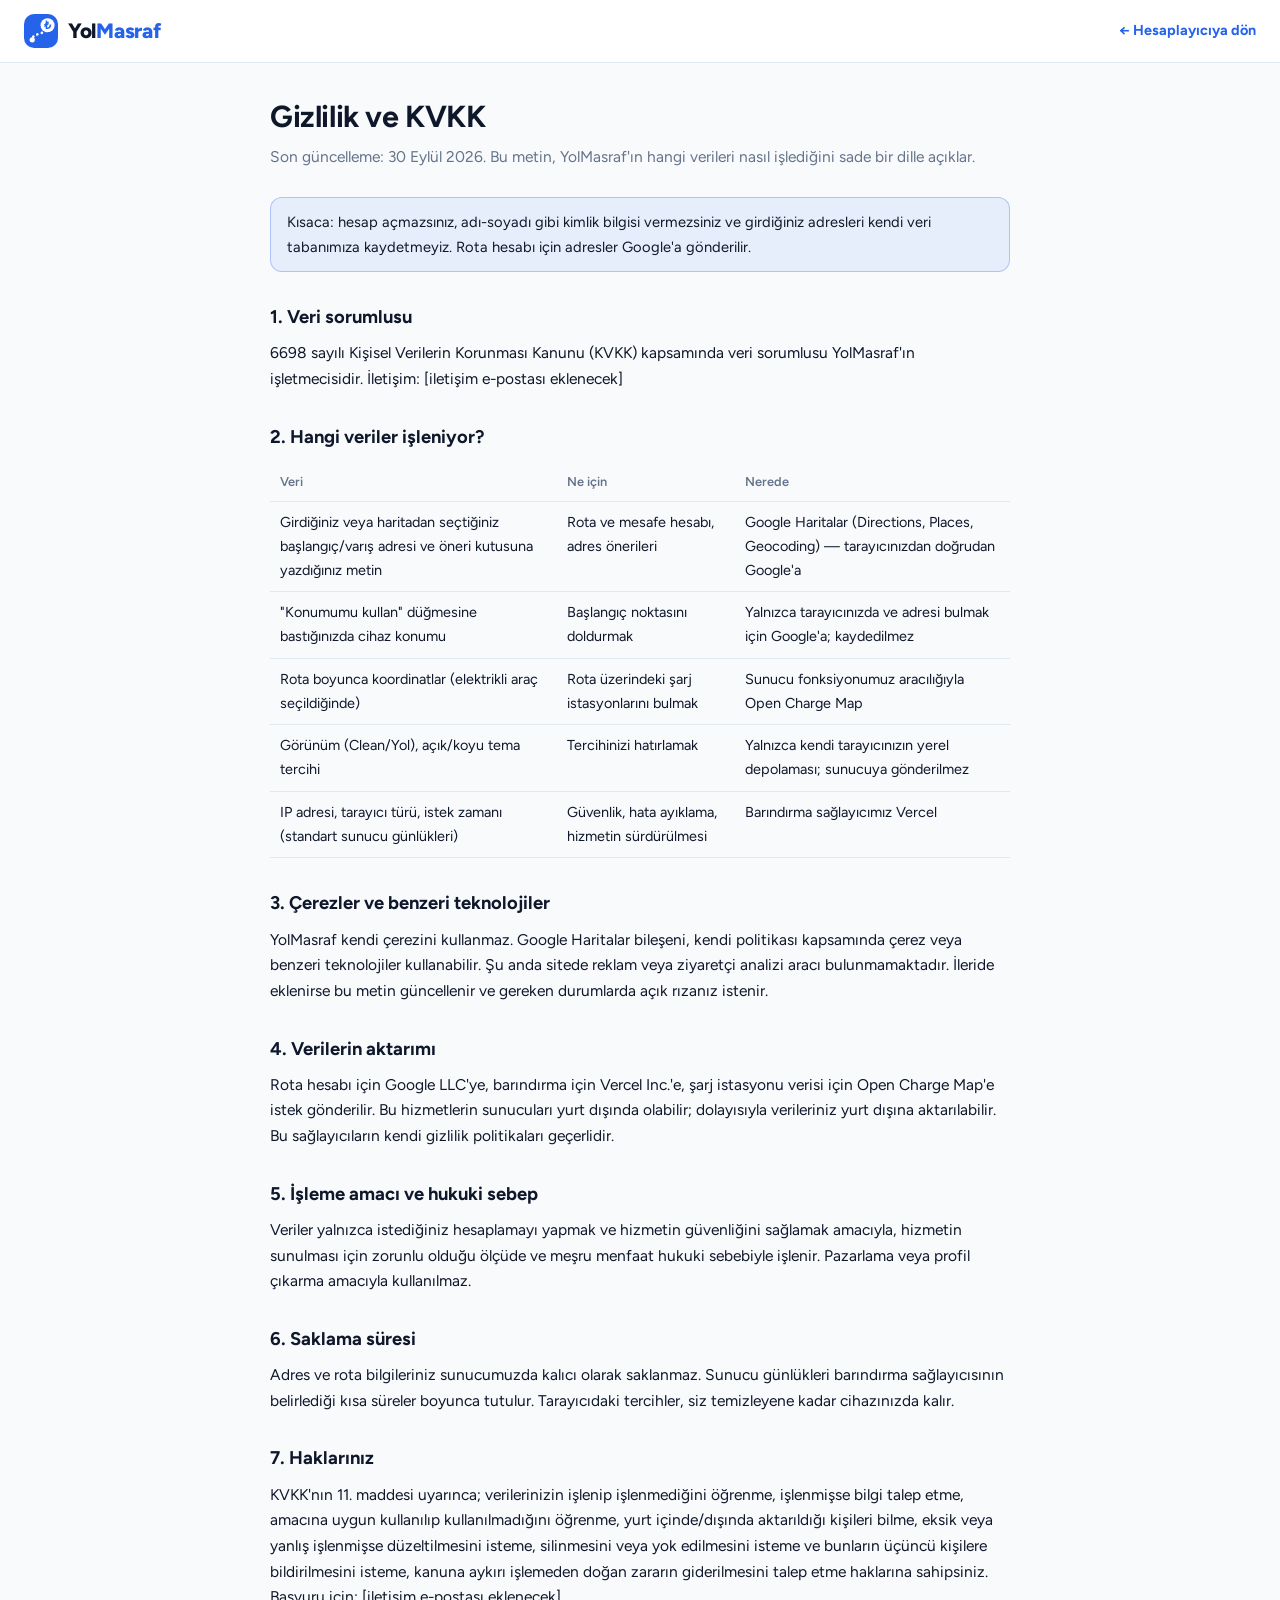
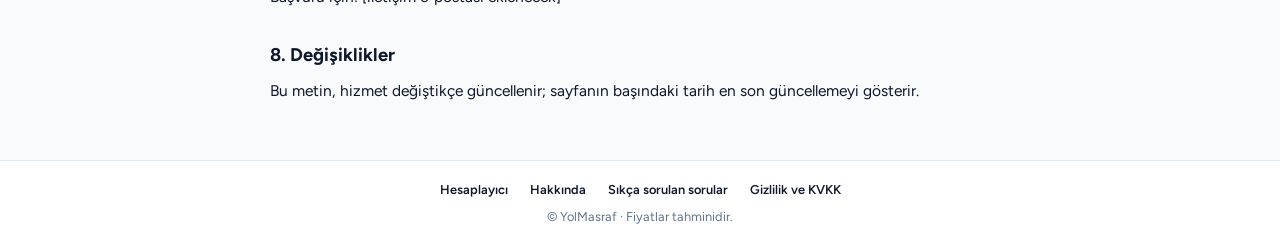
<file: gizlilik.html>
<!DOCTYPE html>
<html lang="tr">
<head>
<meta charset="UTF-8" />
<meta name="viewport" content="width=device-width, initial-scale=1.0" />
<meta name="theme-color" content="#0e1116" />
<title>Gizlilik ve KVKK — YolMasraf</title>
<meta name="description" content="YolMasraf gizlilik politikası ve 6698 sayılı KVKK kapsamında aydınlatma metni." />
<script>(function(){var t=null,k=null;try{t=localStorage.getItem('ym-theme');k=localStorage.getItem('ym-skin');}catch(e){}
if(t!=='light'&&t!=='dark'){t=(window.matchMedia&&matchMedia('(prefers-color-scheme: light)').matches)?'light':'dark';}
if(k!=='clean'&&k!=='yol')k='clean';var r=document.documentElement;r.setAttribute('data-theme',t);r.setAttribute('data-skin',k);
var C={'clean-light':'#f8fafc','clean-dark':'#0e1116','yol-light':'#f7f5f2','yol-dark':'#0f172a'};var m=document.querySelector('meta[name="theme-color"]');if(m)m.setAttribute('content',C[k+'-'+t]);})();</script>
<link rel="preconnect" href="https://fonts.googleapis.com" />
<link rel="preconnect" href="https://fonts.gstatic.com" crossorigin />
<link href="https://fonts.googleapis.com/css2?family=Figtree:wght@400;500;600;700;800&display=swap" rel="stylesheet" />
<link rel="stylesheet" href="/sayfa.css" />
</head>
<body>
<header class="top">
  <a class="logo" href="/"><span class="logo-mark"><svg viewBox="0 0 32 32" aria-hidden="true"><path class="lg-road" d="M5 27 C 5 17, 27 20, 27 9"/><circle class="lg-coin" cx="6" cy="26" r="3"/><circle class="lg-coin" cx="23.5" cy="9.5" r="8"/><text class="lg-t" x="23.5" y="14" text-anchor="middle">₺</text></svg></span><span>Yol<span class="n">Masraf</span></span></a>
  <a class="back" href="/">← Hesaplayıcıya dön</a>
</header>
<main class="page">

<h1>Gizlilik ve KVKK</h1>
<p class="lead">Son güncelleme: 30 Eylül 2026. Bu metin, YolMasraf'ın hangi verileri nasıl işlediğini sade bir dille açıklar.</p>

<div class="note">Kısaca: hesap açmazsınız, adı-soyadı gibi kimlik bilgisi vermezsiniz ve girdiğiniz adresleri kendi veri tabanımıza kaydetmeyiz. Rota hesabı için adresler Google'a gönderilir.</div>

<h2>1. Veri sorumlusu</h2>
<p>6698 sayılı Kişisel Verilerin Korunması Kanunu (KVKK) kapsamında veri sorumlusu YolMasraf'ın işletmecisidir. İletişim: [iletişim e-postası eklenecek]</p>

<h2>2. Hangi veriler işleniyor?</h2>
<table>
<tr><th>Veri</th><th>Ne için</th><th>Nerede</th></tr>
<tr><td>Girdiğiniz veya haritadan seçtiğiniz başlangıç/varış adresi ve öneri kutusuna yazdığınız metin</td><td>Rota ve mesafe hesabı, adres önerileri</td><td>Google Haritalar (Directions, Places, Geocoding) — tarayıcınızdan doğrudan Google'a</td></tr>
<tr><td>"Konumumu kullan" düğmesine bastığınızda cihaz konumu</td><td>Başlangıç noktasını doldurmak</td><td>Yalnızca tarayıcınızda ve adresi bulmak için Google'a; kaydedilmez</td></tr>
<tr><td>Rota boyunca koordinatlar (elektrikli araç seçildiğinde)</td><td>Rota üzerindeki şarj istasyonlarını bulmak</td><td>Sunucu fonksiyonumuz aracılığıyla Open Charge Map</td></tr>
<tr><td>Görünüm (Clean/Yol), açık/koyu tema tercihi</td><td>Tercihinizi hatırlamak</td><td>Yalnızca kendi tarayıcınızın yerel depolaması; sunucuya gönderilmez</td></tr>
<tr><td>IP adresi, tarayıcı türü, istek zamanı (standart sunucu günlükleri)</td><td>Güvenlik, hata ayıklama, hizmetin sürdürülmesi</td><td>Barındırma sağlayıcımız Vercel</td></tr>
</table>

<h2>3. Çerezler ve benzeri teknolojiler</h2>
<p>YolMasraf kendi çerezini kullanmaz. Google Haritalar bileşeni, kendi politikası kapsamında çerez veya benzeri teknolojiler kullanabilir. Şu anda sitede reklam veya ziyaretçi analizi aracı bulunmamaktadır. İleride eklenirse bu metin güncellenir ve gereken durumlarda açık rızanız istenir.</p>

<h2>4. Verilerin aktarımı</h2>
<p>Rota hesabı için Google LLC'ye, barındırma için Vercel Inc.'e, şarj istasyonu verisi için Open Charge Map'e istek gönderilir. Bu hizmetlerin sunucuları yurt dışında olabilir; dolayısıyla verileriniz yurt dışına aktarılabilir. Bu sağlayıcıların kendi gizlilik politikaları geçerlidir.</p>

<h2>5. İşleme amacı ve hukuki sebep</h2>
<p>Veriler yalnızca istediğiniz hesaplamayı yapmak ve hizmetin güvenliğini sağlamak amacıyla, hizmetin sunulması için zorunlu olduğu ölçüde ve meşru menfaat hukuki sebebiyle işlenir. Pazarlama veya profil çıkarma amacıyla kullanılmaz.</p>

<h2>6. Saklama süresi</h2>
<p>Adres ve rota bilgileriniz sunucumuzda kalıcı olarak saklanmaz. Sunucu günlükleri barındırma sağlayıcısının belirlediği kısa süreler boyunca tutulur. Tarayıcıdaki tercihler, siz temizleyene kadar cihazınızda kalır.</p>

<h2>7. Haklarınız</h2>
<p>KVKK'nın 11. maddesi uyarınca; verilerinizin işlenip işlenmediğini öğrenme, işlenmişse bilgi talep etme, amacına uygun kullanılıp kullanılmadığını öğrenme, yurt içinde/dışında aktarıldığı kişileri bilme, eksik veya yanlış işlenmişse düzeltilmesini isteme, silinmesini veya yok edilmesini isteme ve bunların üçüncü kişilere bildirilmesini isteme, kanuna aykırı işlemeden doğan zararın giderilmesini talep etme haklarına sahipsiniz. Başvuru için: [iletişim e-postası eklenecek]</p>

<h2>8. Değişiklikler</h2>
<p>Bu metin, hizmet değiştikçe güncellenir; sayfanın başındaki tarih en son güncellemeyi gösterir.</p>

</main>
<footer class="foot">
  <nav><a href="/">Hesaplayıcı</a><a href="/hakkinda.html">Hakkında</a><a href="/sss.html">Sıkça sorulan sorular</a><a href="/gizlilik.html">Gizlilik ve KVKK</a></nav>
  <div>© YolMasraf · Fiyatlar tahminidir.</div>
</footer>
</body>
</html>
</file>
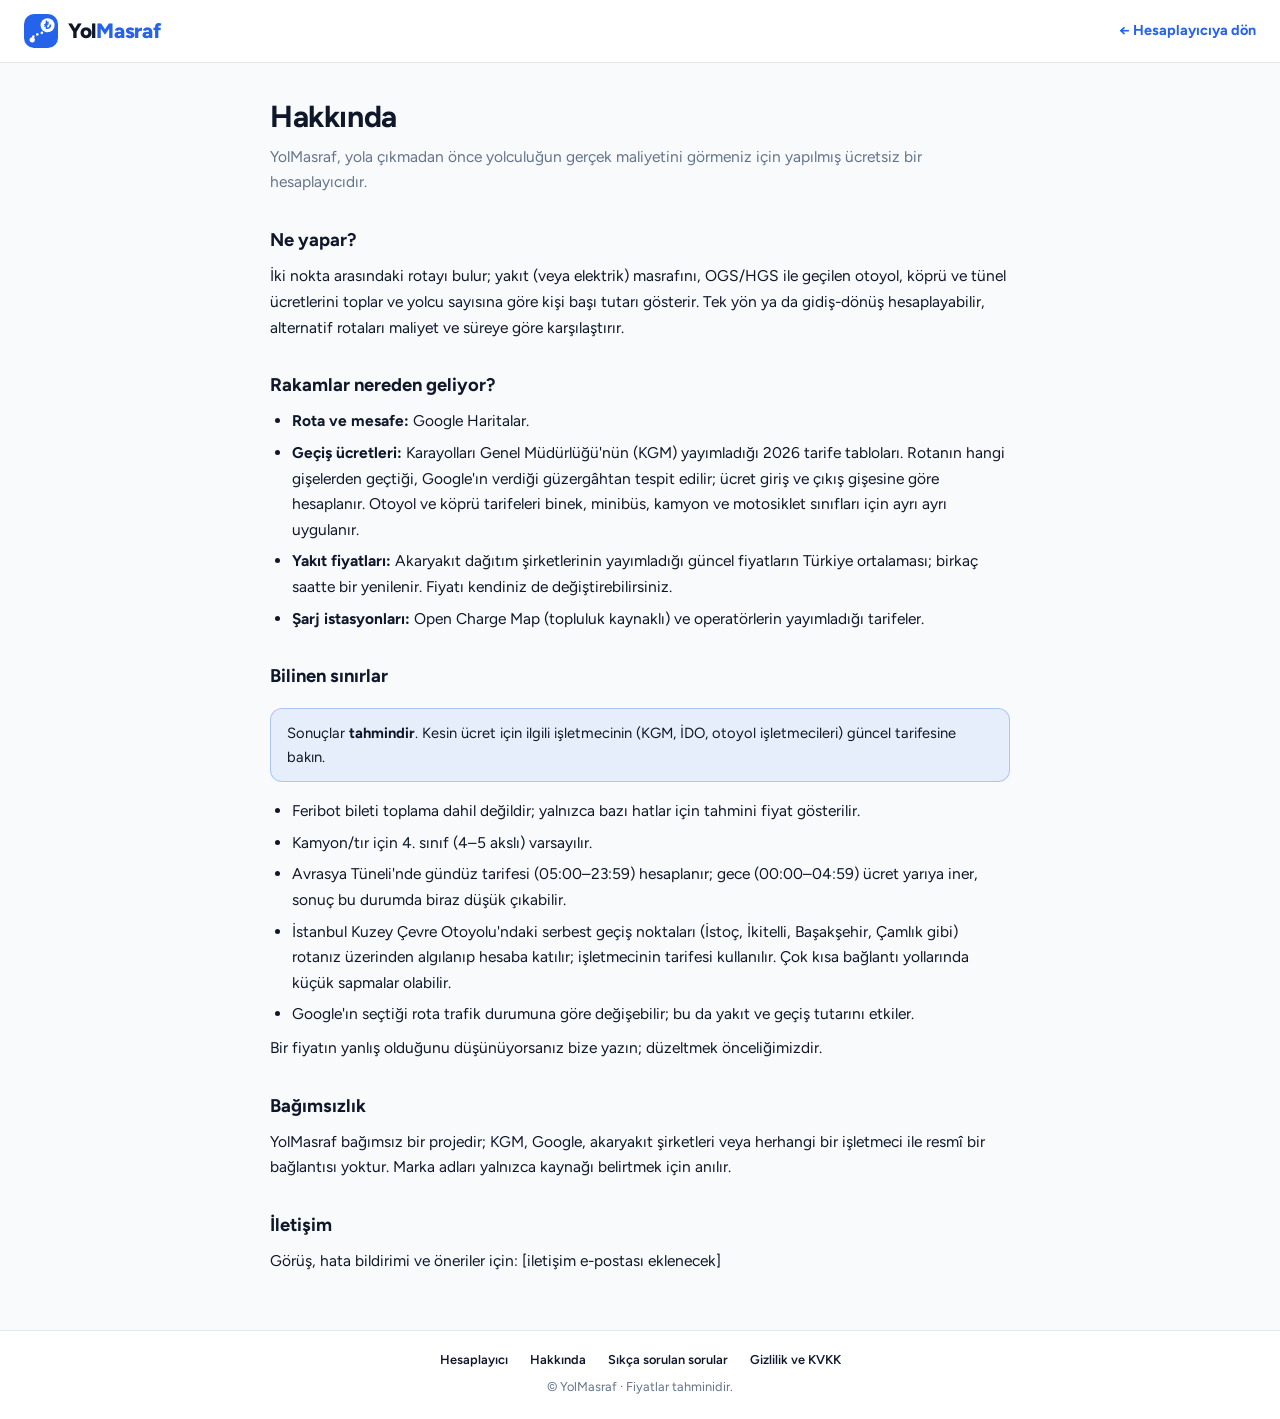
<file: hakkinda.html>
<!DOCTYPE html>
<html lang="tr">
<head>
<meta charset="UTF-8" />
<meta name="viewport" content="width=device-width, initial-scale=1.0" />
<meta name="theme-color" content="#0e1116" />
<title>Hakkında — YolMasraf</title>
<meta name="description" content="YolMasraf, Türkiye için yakıt, otoyol/köprü geçiş ücreti ve şarj maliyetini hesaplayan bağımsız bir yol masrafı hesaplayıcısıdır." />
<script>(function(){var t=null,k=null;try{t=localStorage.getItem('ym-theme');k=localStorage.getItem('ym-skin');}catch(e){}
if(t!=='light'&&t!=='dark'){t=(window.matchMedia&&matchMedia('(prefers-color-scheme: light)').matches)?'light':'dark';}
if(k!=='clean'&&k!=='yol')k='clean';var r=document.documentElement;r.setAttribute('data-theme',t);r.setAttribute('data-skin',k);
var C={'clean-light':'#f8fafc','clean-dark':'#0e1116','yol-light':'#f7f5f2','yol-dark':'#0f172a'};var m=document.querySelector('meta[name="theme-color"]');if(m)m.setAttribute('content',C[k+'-'+t]);})();</script>
<link rel="preconnect" href="https://fonts.googleapis.com" />
<link rel="preconnect" href="https://fonts.gstatic.com" crossorigin />
<link href="https://fonts.googleapis.com/css2?family=Figtree:wght@400;500;600;700;800&display=swap" rel="stylesheet" />
<link rel="stylesheet" href="/sayfa.css" />
</head>
<body>
<header class="top">
  <a class="logo" href="/"><span class="logo-mark"><svg viewBox="0 0 32 32" aria-hidden="true"><path class="lg-road" d="M5 27 C 5 17, 27 20, 27 9"/><circle class="lg-coin" cx="6" cy="26" r="3"/><circle class="lg-coin" cx="23.5" cy="9.5" r="8"/><text class="lg-t" x="23.5" y="14" text-anchor="middle">₺</text></svg></span><span>Yol<span class="n">Masraf</span></span></a>
  <a class="back" href="/">← Hesaplayıcıya dön</a>
</header>
<main class="page">

<h1>Hakkında</h1>
<p class="lead">YolMasraf, yola çıkmadan önce yolculuğun gerçek maliyetini görmeniz için yapılmış ücretsiz bir hesaplayıcıdır.</p>

<h2>Ne yapar?</h2>
<p>İki nokta arasındaki rotayı bulur; yakıt (veya elektrik) masrafını, OGS/HGS ile geçilen otoyol, köprü ve tünel ücretlerini toplar ve yolcu sayısına göre kişi başı tutarı gösterir. Tek yön ya da gidiş-dönüş hesaplayabilir, alternatif rotaları maliyet ve süreye göre karşılaştırır.</p>

<h2>Rakamlar nereden geliyor?</h2>
<ul>
<li><b>Rota ve mesafe:</b> Google Haritalar.</li>
<li><b>Geçiş ücretleri:</b> Karayolları Genel Müdürlüğü'nün (KGM) yayımladığı 2026 tarife tabloları. Rotanın hangi gişelerden geçtiği, Google'ın verdiği güzergâhtan tespit edilir; ücret giriş ve çıkış gişesine göre hesaplanır. Otoyol ve köprü tarifeleri binek, minibüs, kamyon ve motosiklet sınıfları için ayrı ayrı uygulanır.</li>
<li><b>Yakıt fiyatları:</b> Akaryakıt dağıtım şirketlerinin yayımladığı güncel fiyatların Türkiye ortalaması; birkaç saatte bir yenilenir. Fiyatı kendiniz de değiştirebilirsiniz.</li>
<li><b>Şarj istasyonları:</b> Open Charge Map (topluluk kaynaklı) ve operatörlerin yayımladığı tarifeler.</li>
</ul>

<h2>Bilinen sınırlar</h2>
<div class="note">Sonuçlar <b>tahmindir</b>. Kesin ücret için ilgili işletmecinin (KGM, İDO, otoyol işletmecileri) güncel tarifesine bakın.</div>
<ul>
<li>Feribot bileti toplama dahil değildir; yalnızca bazı hatlar için tahmini fiyat gösterilir.</li>
<li>Kamyon/tır için 4. sınıf (4–5 akslı) varsayılır.</li>
<li>Avrasya Tüneli'nde gündüz tarifesi (05:00–23:59) hesaplanır; gece (00:00–04:59) ücret yarıya iner, sonuç bu durumda biraz düşük çıkabilir.</li>
<li>İstanbul Kuzey Çevre Otoyolu'ndaki serbest geçiş noktaları (İstoç, İkitelli, Başakşehir, Çamlık gibi) rotanız üzerinden algılanıp hesaba katılır; işletmecinin tarifesi kullanılır. Çok kısa bağlantı yollarında küçük sapmalar olabilir.</li>
<li>Google'ın seçtiği rota trafik durumuna göre değişebilir; bu da yakıt ve geçiş tutarını etkiler.</li>
</ul>
<p>Bir fiyatın yanlış olduğunu düşünüyorsanız bize yazın; düzeltmek önceliğimizdir.</p>

<h2>Bağımsızlık</h2>
<p>YolMasraf bağımsız bir projedir; KGM, Google, akaryakıt şirketleri veya herhangi bir işletmeci ile resmî bir bağlantısı yoktur. Marka adları yalnızca kaynağı belirtmek için anılır.</p>

<h2>İletişim</h2>
<p>Görüş, hata bildirimi ve öneriler için: [iletişim e-postası eklenecek]</p>

</main>
<footer class="foot">
  <nav><a href="/">Hesaplayıcı</a><a href="/hakkinda.html">Hakkında</a><a href="/sss.html">Sıkça sorulan sorular</a><a href="/gizlilik.html">Gizlilik ve KVKK</a></nav>
  <div>© YolMasraf · Fiyatlar tahminidir.</div>
</footer>
</body>
</html>
</file>
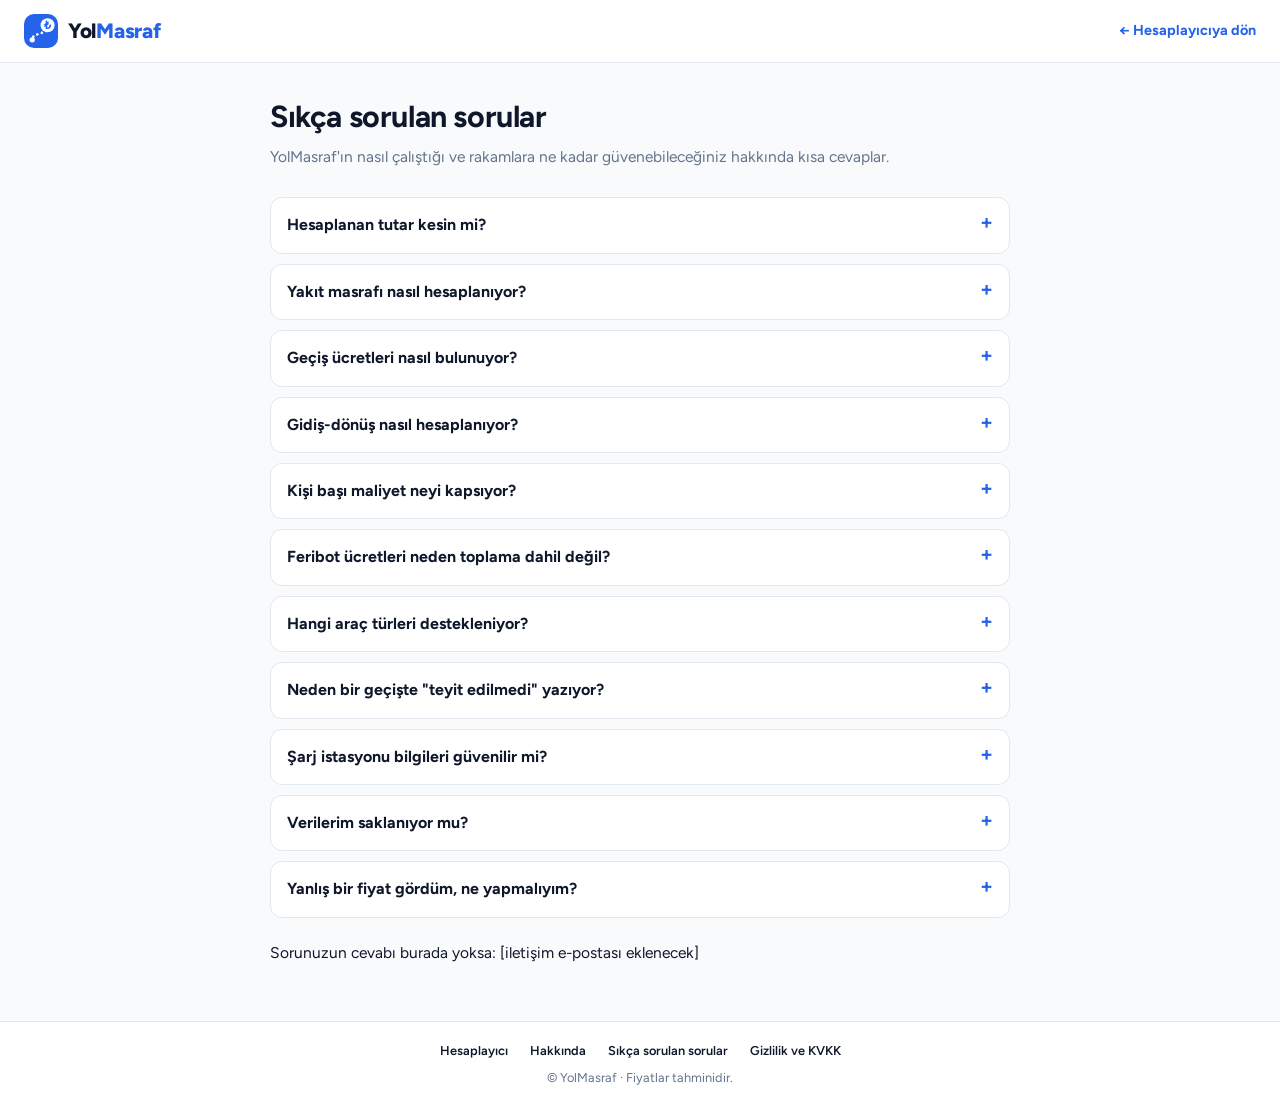
<file: sss.html>
<!DOCTYPE html>
<html lang="tr">
<head>
<meta charset="UTF-8" />
<meta name="viewport" content="width=device-width, initial-scale=1.0" />
<meta name="theme-color" content="#0e1116" />
<title>Sıkça sorulan sorular — YolMasraf</title>
<meta name="description" content="YolMasraf hakkında sık sorulan sorular: yakıt ve geçiş ücreti hesabı, gidiş-dönüş, feribot, doğruluk ve gizlilik." />
<script>(function(){var t=null,k=null;try{t=localStorage.getItem('ym-theme');k=localStorage.getItem('ym-skin');}catch(e){}
if(t!=='light'&&t!=='dark'){t=(window.matchMedia&&matchMedia('(prefers-color-scheme: light)').matches)?'light':'dark';}
if(k!=='clean'&&k!=='yol')k='clean';var r=document.documentElement;r.setAttribute('data-theme',t);r.setAttribute('data-skin',k);
var C={'clean-light':'#f8fafc','clean-dark':'#0e1116','yol-light':'#f7f5f2','yol-dark':'#0f172a'};var m=document.querySelector('meta[name="theme-color"]');if(m)m.setAttribute('content',C[k+'-'+t]);})();</script>
<link rel="preconnect" href="https://fonts.googleapis.com" />
<link rel="preconnect" href="https://fonts.gstatic.com" crossorigin />
<link href="https://fonts.googleapis.com/css2?family=Figtree:wght@400;500;600;700;800&display=swap" rel="stylesheet" />
<link rel="stylesheet" href="/sayfa.css" />
</head>
<body>
<header class="top">
  <a class="logo" href="/"><span class="logo-mark"><svg viewBox="0 0 32 32" aria-hidden="true"><path class="lg-road" d="M5 27 C 5 17, 27 20, 27 9"/><circle class="lg-coin" cx="6" cy="26" r="3"/><circle class="lg-coin" cx="23.5" cy="9.5" r="8"/><text class="lg-t" x="23.5" y="14" text-anchor="middle">₺</text></svg></span><span>Yol<span class="n">Masraf</span></span></a>
  <a class="back" href="/">← Hesaplayıcıya dön</a>
</header>
<main class="page">
<h1>Sıkça sorulan sorular</h1>
<p class="lead">YolMasraf'ın nasıl çalıştığı ve rakamlara ne kadar güvenebileceğiniz hakkında kısa cevaplar.</p>
<details><summary>Hesaplanan tutar kesin mi?</summary><p>Hayır, tahmindir. Mesafe ve rota Google Haritalar&#x27;dan, geçiş ücretleri KGM 2026 tarifelerinden, yakıt fiyatı ise ortalama pompa fiyatından gelir. Aracınızın gerçek tüketimi, trafik ve seçtiğiniz rota sonucu değiştirir. Karar vermeden önce resmî kaynaklardan teyit edin.</p></details>
<details><summary>Yakıt masrafı nasıl hesaplanıyor?</summary><p>Mesafe (km) × tüketim (L/100 km) ÷ 100 × yakıt fiyatı (₺/L). Elektrikli araçlarda litre yerine kWh ve şarj fiyatı kullanılır. Tüketim ve fiyat alanlarını kendi aracınıza göre değiştirebilirsiniz.</p></details>
<details><summary>Geçiş ücretleri nasıl bulunuyor?</summary><p>Google rotasında &quot;ücretli yol&quot; olarak işaretlenen kesimler, KGM&#x27;nin giriş × çıkış gişesi tablolarıyla eşleştirilir. Köprüler (15 Temmuz, FSM, Yavuz Sultan Selim, Osmangazi, 1915 Çanakkale) ve otoyollar ayrı ayrı toplanır. Tablomuzda olmayan bir ücretli yol görülürse toplamın eksik olabileceği açıkça uyarılır.</p></details>
<details><summary>Gidiş-dönüş nasıl hesaplanıyor?</summary><p>Yakıt iki katına çıkar. Dönüşteki geçiş ücretleri, aynı güzergâhın ters yönü için ayrıca hesaplanır; Gidiş ve Dönüş ayrı ayrı listelenir. Dönüşte farklı bir yol seçerseniz gerçek tutar değişebilir.</p></details>
<details><summary>Kişi başı maliyet neyi kapsıyor?</summary><p>Toplam yakıt ve geçiş ücretinin yolcu sayısına bölünmüş halidir. Feribot bileti dahil değildir.</p></details>
<details><summary>Feribot ücretleri neden toplama dahil değil?</summary><p>Feribot tarifeleri sık değişir; hatta saate ve araç boyuna göre de farklılaşır. Rota feribot içeriyorsa bunu belirtir, bazı hatlar için tahmini bilet fiyatını ayrıca gösteririz. Güncel fiyat için İDO veya BUDO gibi işletmecinin sitesine bakın.</p></details>
<details><summary>Hangi araç türleri destekleniyor?</summary><p>Binek, SUV/4x4, minibüs, motosiklet ve kamyon. SUV binek sınıfında, kamyon ise 4. sınıfta (4–5 akslı) hesaplanır.</p></details>
<details><summary>Neden bir geçişte &quot;teyit edilmedi&quot; yazıyor?</summary><p>Seçtiğiniz araç sınıfı için resmî tarifeyi henüz doğrulayamadığımız durumlarda uydurma bir rakam yazmak yerine bunu belirtiyoruz ve o kalemi toplama katmıyoruz.</p></details>
<details><summary>Şarj istasyonu bilgileri güvenilir mi?</summary><p>İstasyon konumları Open Charge Map&#x27;ten gelir ve topluluk kaynaklıdır; eksik ya da eski kayıtlar olabilir. Ücretler operatör tarifelerine göre tahminidir, şarj etmeden önce operatörün uygulamasından teyit edin.</p></details>
<details><summary>Verilerim saklanıyor mu?</summary><p>Hesap açmanız gerekmez ve girdiğiniz adresleri kendi sunucumuzda kaydetmeyiz. Ayrıntılar için Gizlilik sayfasına bakın.</p></details>
<details><summary>Yanlış bir fiyat gördüm, ne yapmalıyım?</summary><p>Bize güzergâhı, araç türünü ve gördüğünüz tutarı yazın. Tarifeler hesaplayıcının en kritik verisidir; hataları hızla düzeltiriz.</p></details>
<p style="margin-top:22px">Sorunuzun cevabı burada yoksa: [iletişim e-postası eklenecek]</p>
</main>
<footer class="foot">
  <nav><a href="/">Hesaplayıcı</a><a href="/hakkinda.html">Hakkında</a><a href="/sss.html">Sıkça sorulan sorular</a><a href="/gizlilik.html">Gizlilik ve KVKK</a></nav>
  <div>© YolMasraf · Fiyatlar tahminidir.</div>
</footer>
</body>
</html>
</file>
<file: sayfa.css>
/* YolMasraf — bilgi sayfaları (Hakkında, SSS, Gizlilik). Renk değişkenleri ana sayfayla aynıdır. */
*, *::before, *::after { box-sizing: border-box; margin: 0; padding: 0; }
    :root {
      --radius:    18px;
      --font-head: 'Figtree', system-ui, sans-serif;
      --font-body: 'Figtree', system-ui, sans-serif;

      /* Clean · koyu (varsayılan) */
      --bg:        #0e1116;
      --surface:   #161b22;
      --surface2:  #1e252e;
      --border:    #2a323d;
      --accent:    #60a5fa;
      --accent2:   #93c5fd;
      --accent-vivid: #3b82f6;
      --accent-rgb:  96,165,250;
      --text:      #e6edf7;
      --muted:     #8b9bb4;
      --muted-rgb: 139,155,180;
      --success:   #4ade80;
      --success-rgb: 74,222,128;
      --red:       #f87171;
      --blue:      #7dd3fc;
      --blue-rgb:  125,211,252;
      --violet:    #a78bfa;
      --violet-rgb: 167,139,250;
      --warn:      #fbbf24;
      --on-accent: #0b1220;
      --overlay:   rgba(14,17,22,0.7);
      --ferry-fg:  #67e8f9;
      --ferry-fg2: #a5f3fc;
      --ferry-bg:  rgba(34,211,238,0.10);
      --ferry-bd:  rgba(34,211,238,0.45);
      --sb:        #334155;
      --sb-h:      #475569;
      --k-best: #60a5fa; --k-fast: #60a5fa; --k-cheap: #4ade80; --k-free: #a78bfa; --k-ferry: #67e8f9; --k-alt: #8b9bb4;
      --hero-a: transparent; --hero-b: transparent; --road-line: transparent;
      --pop-accent: #1d4ed8; --pop-tint: #eff6ff;
      --map-land: #151a21; --map-nature: #151a21; --map-text: #8b9bb4; --map-stroke: #0e1116;
      --map-road: #232b35; --map-hwy: #33445a; --map-hwylabel: #93c5fd; --map-water: #0a0e13; --map-admin: #2a323d;
      color-scheme: dark;
    }
    /* Clean · açık */
    :root[data-theme="light"] {
      --bg:        #f8fafc;
      --surface:   #ffffff;
      --surface2:  #f1f5f9;
      --border:    #e2e8f0;
      --accent:    #2563eb;
      --accent2:   #1d4ed8;
      --accent-vivid: #3b82f6;
      --accent-rgb:  37,99,235;
      --text:      #0f172a;
      --muted:     #64748b;
      --muted-rgb: 100,116,139;
      --success:   #15803d;
      --success-rgb: 21,128,61;
      --red:       #dc2626;
      --blue:      #0369a1;
      --blue-rgb:  3,105,161;
      --violet:    #7c3aed;
      --violet-rgb: 124,58,237;
      --warn:      #b45309;
      --on-accent: #ffffff;
      --overlay:   rgba(248,250,252,0.78);
      --ferry-fg:  #0e7490;
      --ferry-fg2: #155e75;
      --ferry-bg:  rgba(14,116,144,0.09);
      --ferry-bd:  rgba(14,116,144,0.4);
      --sb:        #cbd5e1;
      --sb-h:      #94a3b8;
      --k-best: #2563eb; --k-fast: #2563eb; --k-cheap: #15803d; --k-free: #7c3aed; --k-ferry: #0e7490; --k-alt: #94a3b8;
      --map-land: #eef2f6; --map-nature: #e4ebe0; --map-text: #64748b; --map-stroke: #ffffff;
      --map-road: #ffffff; --map-hwy: #cfe0fb; --map-hwylabel: #1d4ed8; --map-water: #bcd7ee; --map-admin: #cbd5e1;
      color-scheme: light;
    }
    /* Yol (Road Trip) · koyu */
    :root[data-skin="yol"] {
      --bg:        #0f172a;
      --surface:   #172033;
      --surface2:  #1e293b;
      --border:    #2b3a52;
      --accent:    #fb923c;
      --accent2:   #fdba74;
      --accent-vivid: #f97316;
      --accent-rgb:  251,146,60;
      --text:      #f1f5f9;
      --muted:     #94a3b8;
      --muted-rgb: 148,163,184;
      --success:   #4ade80;
      --success-rgb: 74,222,128;
      --red:       #f87171;
      --blue:      #60a5fa;
      --blue-rgb:  96,165,250;
      --violet:    #a78bfa;
      --violet-rgb: 167,139,250;
      --warn:      #fbbf24;
      --on-accent: #0f172a;
      --overlay:   rgba(15,23,42,0.7);
      --ferry-fg:  #93c5fd;
      --ferry-fg2: #bfdbfe;
      --ferry-bg:  rgba(59,130,246,0.14);
      --ferry-bd:  rgba(96,165,250,0.5);
      --sb:        #334155;
      --sb-h:      #475569;
      --k-best: #fb923c; --k-fast: #fb923c; --k-cheap: #4ade80; --k-free: #a78bfa; --k-ferry: #60a5fa; --k-alt: #94a3b8;
      --hero-a: #1e293b; --hero-b: #3a2416; --road-line: rgba(251,146,60,0.55);
      --pop-accent: #9a3412; --pop-tint: #fff1e6;
      --map-land: #172033; --map-nature: #172033; --map-text: #94a3b8; --map-stroke: #0f172a;
      --map-road: #26334a; --map-hwy: #3a4a66; --map-hwylabel: #fdba74; --map-water: #0b1220; --map-admin: #2b3a52;
    }
    /* Yol (Road Trip) · açık */
    :root[data-skin="yol"][data-theme="light"] {
      --bg:        #f7f5f2;
      --surface:   #ffffff;
      --surface2:  #f3efe9;
      --border:    #e7e0d6;
      --accent:    #c2410c;
      --accent2:   #9a3412;
      --accent-vivid: #f97316;
      --accent-rgb:  194,65,12;
      --text:      #1c1917;
      --muted:     #78716c;
      --muted-rgb: 120,113,108;
      --success:   #15803d;
      --success-rgb: 21,128,61;
      --red:       #dc2626;
      --blue:      #1d4ed8;
      --blue-rgb:  29,78,216;
      --violet:    #7c3aed;
      --violet-rgb: 124,58,237;
      --warn:      #b45309;
      --on-accent: #ffffff;
      --overlay:   rgba(247,245,242,0.78);
      --ferry-fg:  #1e40af;
      --ferry-fg2: #1e3a8a;
      --ferry-bg:  rgba(37,99,235,0.09);
      --ferry-bd:  rgba(37,99,235,0.4);
      --sb:        #d6cfc4;
      --sb-h:      #b8ae9f;
      --k-best: #c2410c; --k-fast: #c2410c; --k-cheap: #15803d; --k-free: #7c3aed; --k-ferry: #1d4ed8; --k-alt: #a8a29e;
      --hero-a: #fff6ee; --hero-b: #ffdfc2; --road-line: rgba(194,65,12,0.45);
      --map-land: #efebe4; --map-nature: #e4e8d4; --map-text: #6b6259; --map-stroke: #faf8f4;
      --map-road: #ffffff; --map-hwy: #fcd9b0; --map-hwylabel: #9a3412; --map-water: #b7d3e8; --map-admin: #d9d0c2;
    }


body { background: var(--bg); color: var(--text); font-family: var(--font-body); -webkit-font-smoothing: antialiased; min-height: 100vh; display: flex; flex-direction: column; line-height: 1.65; }
header.top { display: flex; align-items: center; gap: 12px; padding: 14px 24px; border-bottom: 1px solid var(--border); background: var(--surface); }
.logo { margin-right: auto; font-weight: 800; font-size: 1.3rem; letter-spacing: -0.3px; display: flex; align-items: center; gap: 10px; color: var(--text); text-decoration: none; }
.logo span.n { color: var(--accent); }
.logo-mark { width: 34px; height: 34px; border-radius: 10px; background: var(--accent); display: flex; align-items: center; justify-content: center; }
.logo-mark svg { width: 28px; height: 28px; overflow: visible; }
.lg-road { fill: none; stroke: var(--on-accent); stroke-width: 3; stroke-linecap: round; stroke-dasharray: 0.1 5.2; }
.lg-coin { fill: var(--on-accent); }
.lg-t { fill: var(--accent); font: 800 12.5px Arial, Helvetica, sans-serif; }
.back { color: var(--accent); font-weight: 700; text-decoration: none; font-size: 0.9rem; }
.back:hover { text-decoration: underline; }
main.page { flex: 1; width: 100%; max-width: 780px; margin: 0 auto; padding: 36px 20px 56px; }
h1 { font-size: 1.9rem; line-height: 1.2; letter-spacing: -0.4px; margin-bottom: 8px; }
.lead { color: var(--muted); margin-bottom: 28px; }
h2 { font-size: 1.15rem; margin: 30px 0 8px; }
p, li { font-size: 0.97rem; }
p + p { margin-top: 10px; }
ul { padding-left: 22px; margin: 8px 0; display: flex; flex-direction: column; gap: 6px; }
a { color: var(--accent); }
.card { background: var(--surface); border: 1px solid var(--border); border-radius: 14px; padding: 16px 18px; margin: 12px 0; }
.note { background: rgba(var(--accent-rgb), 0.08); border: 1px solid rgba(var(--accent-rgb), 0.3); border-radius: 12px; padding: 12px 16px; margin: 16px 0; font-size: 0.92rem; }
details { background: var(--surface); border: 1px solid var(--border); border-radius: 12px; padding: 0 16px; margin: 10px 0; }
summary { cursor: pointer; font-weight: 700; padding: 14px 0; list-style: none; display: flex; justify-content: space-between; gap: 12px; }
summary::-webkit-details-marker { display: none; }
summary::after { content: '+'; color: var(--accent); font-size: 1.3rem; line-height: 1; }
details[open] summary::after { content: '–'; }
details p { padding-bottom: 14px; color: var(--muted); }
table { width: 100%; border-collapse: collapse; margin: 10px 0; font-size: 0.9rem; }
th, td { text-align: left; padding: 9px 10px; border-bottom: 1px solid var(--border); vertical-align: top; }
th { color: var(--muted); font-weight: 600; font-size: 0.8rem; }
footer.foot { border-top: 1px solid var(--border); background: var(--surface); padding: 18px 20px 22px; text-align: center; font-size: 0.8rem; color: var(--muted); }
footer.foot nav { display: flex; gap: 6px 22px; justify-content: center; flex-wrap: wrap; margin-bottom: 6px; }
footer.foot a { color: var(--text); font-weight: 600; text-decoration: none; }
footer.foot a:hover { color: var(--accent); text-decoration: underline; }
@media (max-width: 600px) { header.top { padding: 12px 16px; } h1 { font-size: 1.55rem; } main.page { padding-top: 26px; } }
</file>
